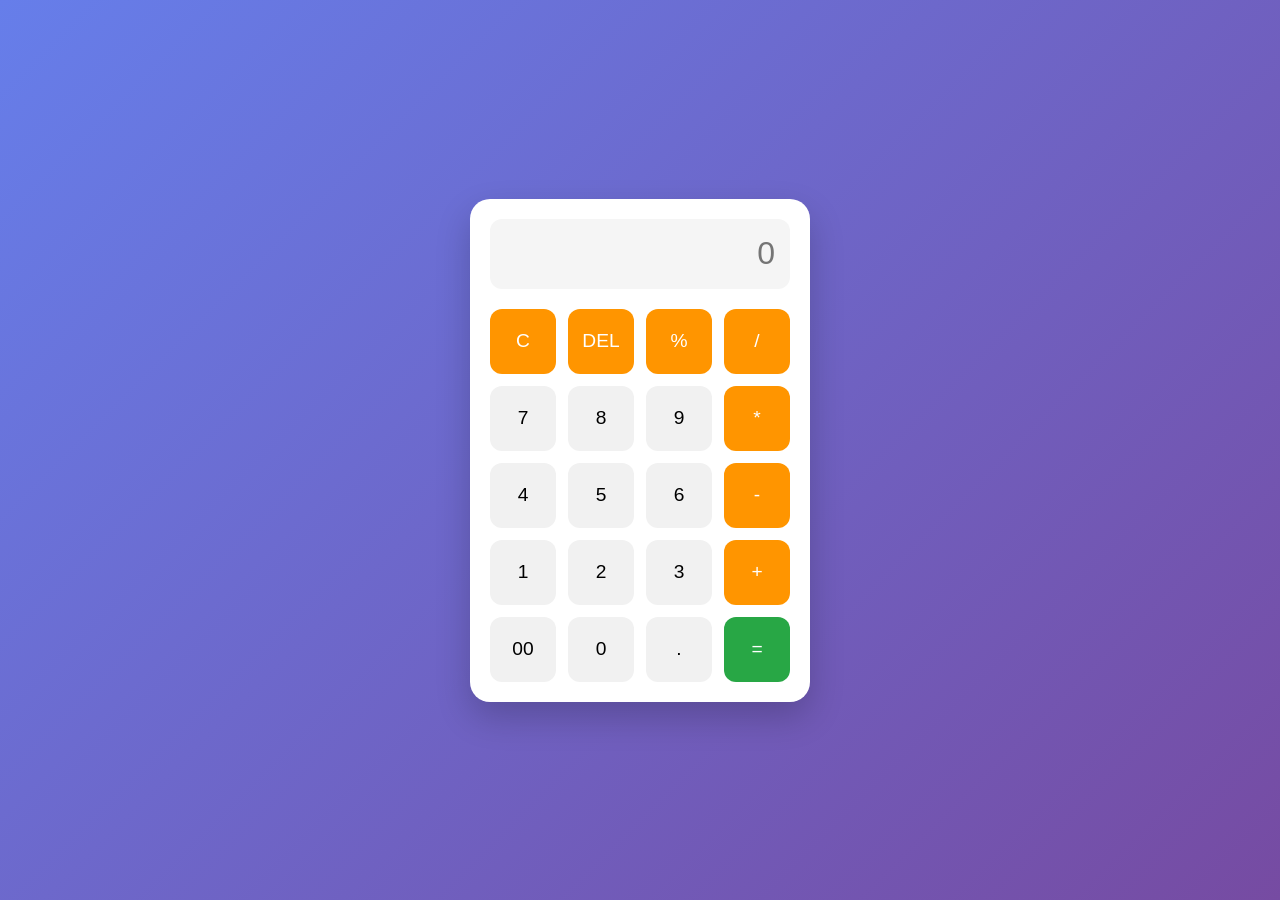
<file: Calculator/index.html>
<!DOCTYPE html>
<html lang="en">
<head>
    <meta charset="UTF-8">
    <meta name="viewport" content="width=device-width, initial-scale=1.0">
    <title>Calculator</title>
    <link rel="stylesheet" href="style.css">
</head>
<body>

    <div class="calculator">
        <input type="text" id="display" placeholder="0" readonly>

        <div class="buttons">
            <button class="operator">C</button>
            <button class="operator">DEL</button>
            <button class="operator">%</button>
            <button class="operator">/</button>

            <button>7</button>
            <button>8</button>
            <button>9</button>
            <button class="operator">*</button>

            <button>4</button>
            <button>5</button>
            <button>6</button>
            <button class="operator">-</button>

            <button>1</button>
            <button>2</button>
            <button>3</button>
            <button class="operator">+</button>

            <button>00</button>
            <button>0</button>
            <button>.</button>
            <button class="equal">=</button>
        </div>
    </div>

    <script src="script.js"></script>

</body>
</html>
</file>
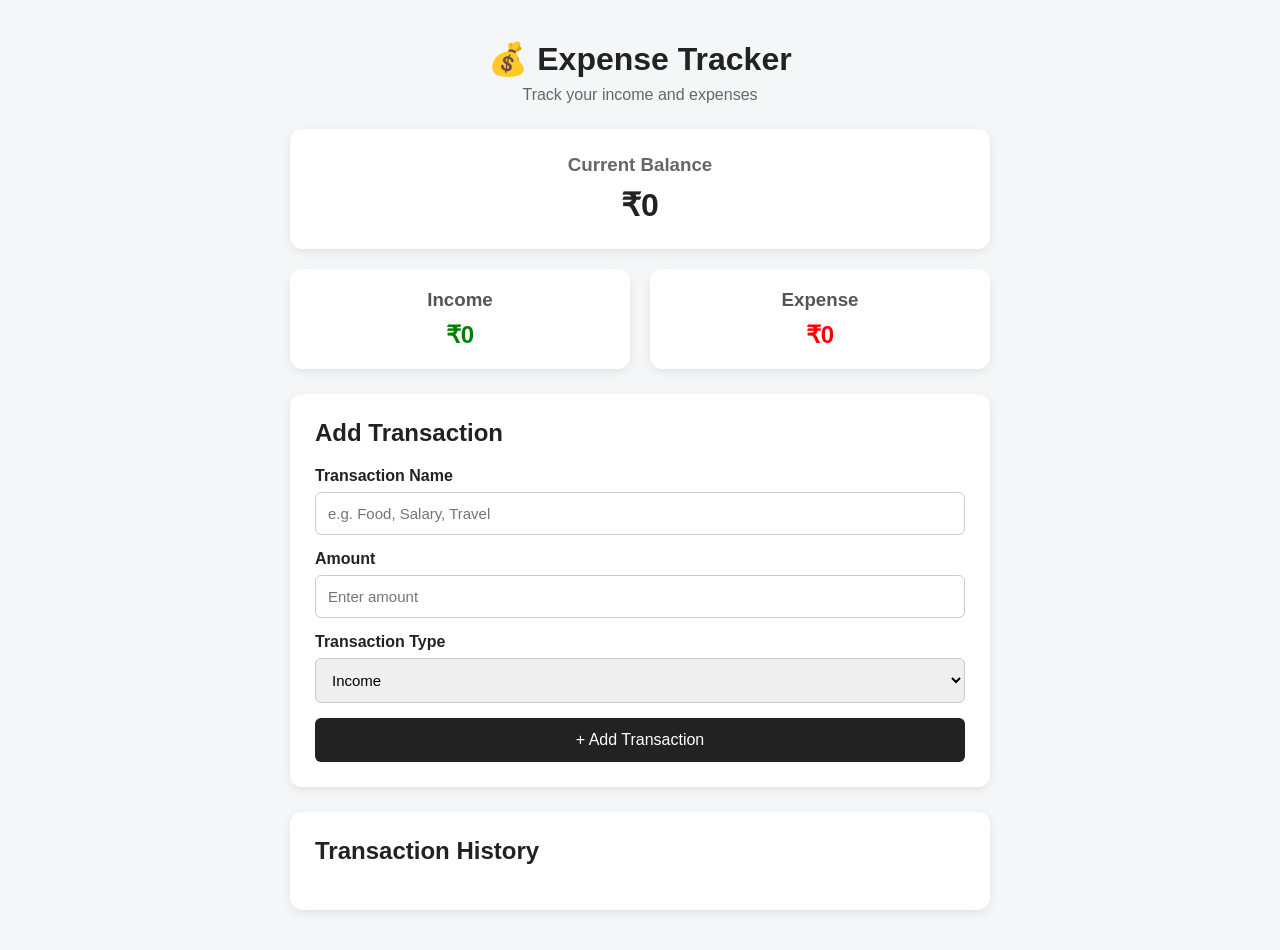
<file: Expense Tracker/index.html>
<!DOCTYPE html>
<html lang="en">

<head>
    <meta charset="UTF-8">
    <meta name="viewport" content="width=device-width, initial-scale=1.0">

    <title>Expense Tracker</title>

    <link rel="stylesheet" href="style.css">
</head>

<body>

    <div class="container">

        <!-- Heading -->
        <header>
            <h1>💰 Expense Tracker</h1>
            <p>Track your income and expenses</p>
        </header>


        <!-- Balance -->
        <section class="balance-card">
            <h3>Current Balance</h3>
            <h2 id="balance">₹0</h2>
        </section>


        <!-- Income & Expense -->
        <section class="summary">

            <div class="summary-card income">
                <h3>Income</h3>
                <p id="income">₹0</p>
            </div>

            <div class="summary-card expense">
                <h3>Expense</h3>
                <p id="expense">₹0</p>
            </div>

        </section>


        <!-- Add Transaction -->
        <section class="transaction-form">

            <h2>Add Transaction</h2>

            <form id="transactionForm">

                <div class="form-group">
                    <label for="title">Transaction Name</label>
                    <input type="text" id="title" placeholder="e.g. Food, Salary, Travel" required>
                </div>


                <div class="form-group">
                    <label for="amount">Amount</label>
                    <input type="number" id="amount" placeholder="Enter amount" min="1" required>
                </div>


                <div class="form-group">
                    <label for="type">Transaction Type</label>
                    <select id="type">
                        <option value="income">Income</option>
                        <option value="expense">Expense</option>
                    </select>
                </div>


                <button type="submit" class="add-btn">
                    + Add Transaction
                </button>

            </form>

        </section>


        <!-- Transaction History -->
        <section class="history">
            <h2>Transaction History</h2>
            <div id="transactionList">

                <!-- JavaScript will add transactions here -->
                <!-- Example transaction -->

                <!-- <div class="transaction income-transaction">
                    <div class="transaction-info">
                        <h3>Salary</h3>
                        <p>Income</p>
                    </div>
                    <div class="transaction-right">
                        <span class="amount">+ ₹20,000</span>
                        <button class="delete-btn">Delete</button>
                    </div>
                </div>
                <div class="transaction expense-transaction">
                    <div class="transaction-info">
                        <h3>Food</h3>
                        <p>Expense</p>
                    </div>
                    <div class="transaction-right">
                        <span class="amount">- ₹500</span>
                        <button class="delete-btn">Delete</button>
                    </div>
                </div> -->

            </div>

        </section>

    </div>

    <script src="script.js"></script>

</body>

</html>
</file>
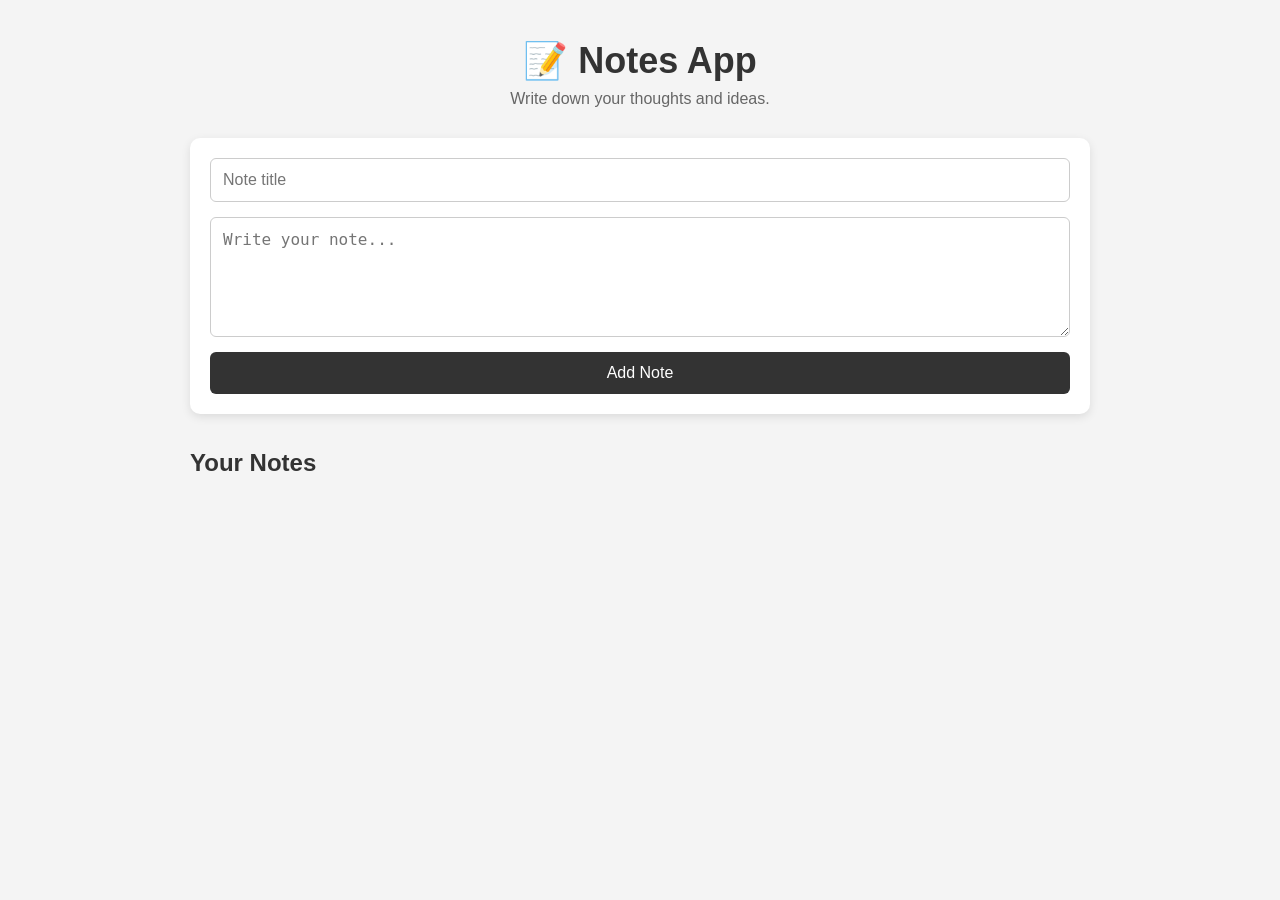
<file: Notes/index.html>
<!DOCTYPE html>
<html lang="en">
<head>
    <meta charset="UTF-8">
    <meta name="viewport" content="width=device-width, initial-scale=1.0">
    <title>Notes App</title>
    <link rel="stylesheet" href="style.css">
</head>
<body>

    <div class="container">

        <header>
            <h1>📝 Notes App</h1>
            <p>Write down your thoughts and ideas.</p>
        </header>

        <section class="note-form">
            <input 
                type="text" 
                id="noteTitle" 
                placeholder="Note title"
            >

            <textarea 
                id="noteContent" 
                placeholder="Write your note..."
            ></textarea>

            <button id="addNoteBtn">Add Note</button>
        </section>

        <section class="notes-section">
            <h2>Your Notes</h2>

            <div id="notesContainer" class="notes-container">
                <!-- Notes will be added here using JavaScript -->
            </div>
        </section>

    </div>

    <script src="script.js"></script>
</body>
</html>
</file>
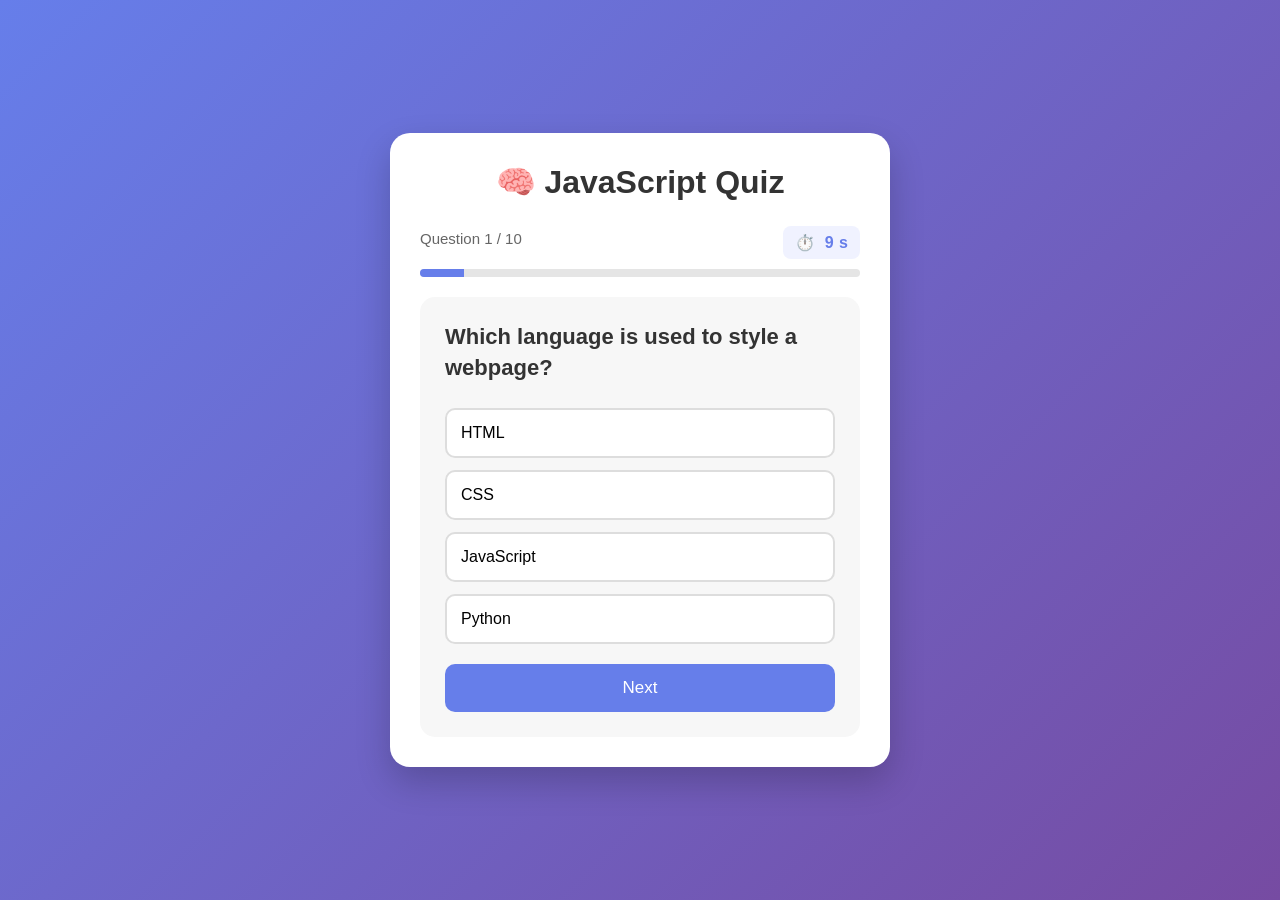
<file: Quiz App/index.html>
<!DOCTYPE html>
<html lang="en">

<head>
    <meta charset="UTF-8">
    <meta name="viewport" content="width=device-width, initial-scale=1.0">
    <title>JavaScript Quiz</title>
    <link rel="stylesheet" href="style.css">
</head>

<body>
    <div class="quiz-container">
        <h1>🧠 JavaScript Quiz</h1>

        <div class="quiz-header">
            <div class="top-info">
                <p id="questionNumber">Question 1 / 10</p>
                <div class="timer">
                    ⏱️ <span id="timer">10</span>s
                </div>
            </div>
            <div class="progress-bar">
                <div id="progress"></div>
            </div>
        </div>

        <div class="quiz-box">
            <h2 id="question">
                Which language is used to style a web page?
            </h2>
            <div id="options" class="options">
                <button class="option">HTML</button>
                <button class="option">CSS</button>
                <button class="option">JavaScript</button>
                <button class="option">Python</button>
            </div>
            <button id="nextBtn">Next</button>
        </div>

        <div id="result" class="result">
            <h2>🎉 Quiz Complete!</h2>
            <p>Your Score</p>
            <h3 id="score">0 / 10</h3>
            <button id="restartBtn">Restart Quiz</button>
        </div>

    </div>

    <script src="script.js"></script>

</body>

</html>
</file>
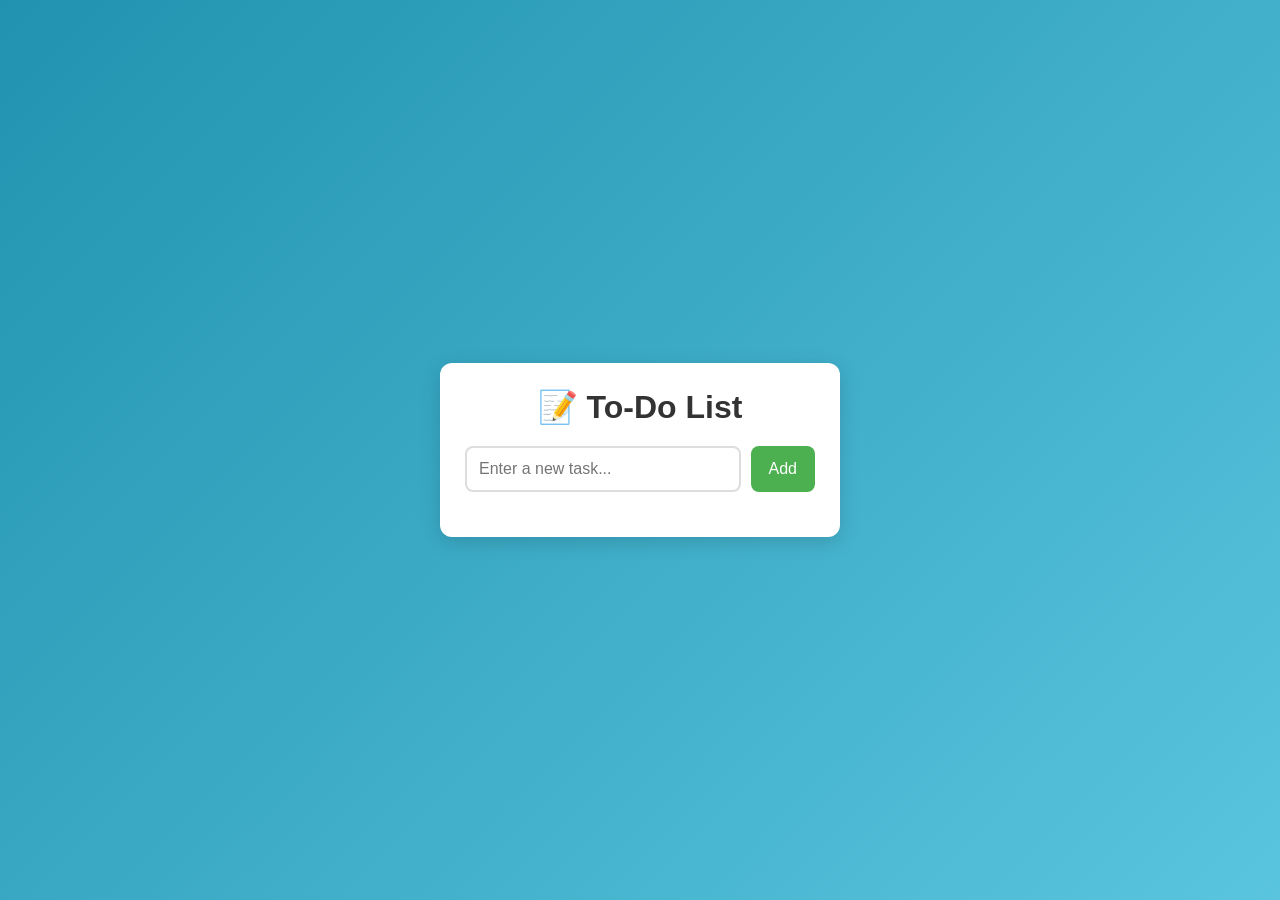
<file: todo-list/index.html>
<!DOCTYPE html>
<html lang="en">
<head>
    <meta charset="UTF-8">
    <meta name="viewport" content="width=device-width, initial-scale=1.0">
    <title>To-Do List</title>
    <link rel="stylesheet" href="style.css">
</head>
<body>

    <div class="container">
        <h1>📝 To-Do List</h1>
        <div class="input-section">
            <input type="text" id="taskInput" placeholder="Enter a new task...">
            <button id="addBtn">Add</button>
        </div>

        <ul id="taskList">       
            <!-- <li>
                <span class="tasks">Learn JavaScript</span>
                <button class="dltBtn">Delete</button>
            </li> -->
        </ul>
    </div>
 <script src="script.js"></script>
</body>
</html>
</file>
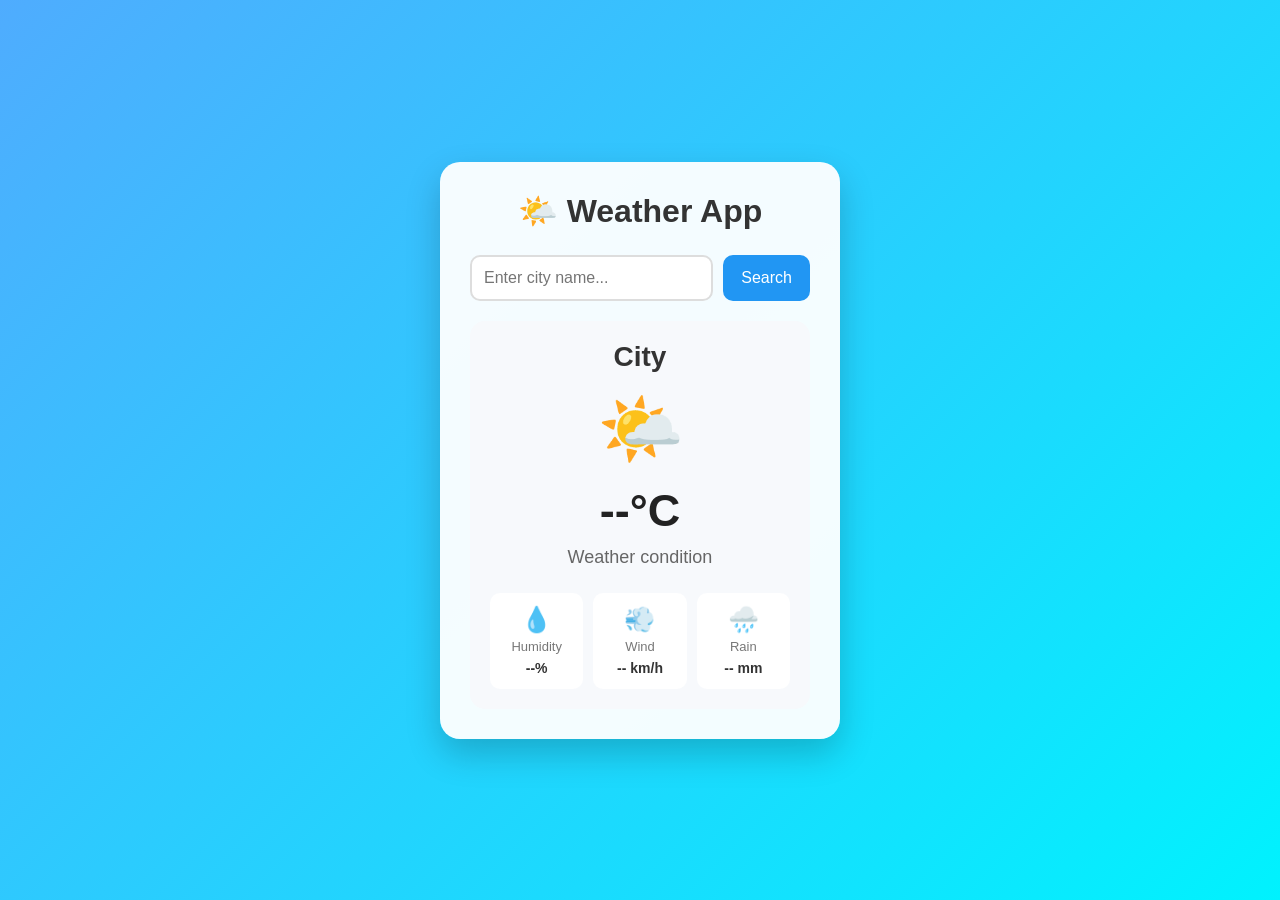
<file: weather/index.html>
<!DOCTYPE html>
<html lang="en">
<head>
    <meta charset="UTF-8">
    <meta name="viewport" content="width=device-width, initial-scale=1.0">
    <title>Weather App</title>
    <link rel="stylesheet" href="style.css">
</head>
<body>

    <div class="weather-app">
        
        <h1>🌤️ Weather App</h1>
        <div class="search-box">
            <input type="text" id="cityInput" placeholder="Enter city name...">
            <button id="searchBtn">Search</button>
        </div>
        <p id="error"></p>


        <div class="weather-card">
            <h2 id="city">City</h2>
            <div class="weather-icon" id="weatherIcon">🌤️</div>
            <h3 id="temperature">--°C</h3>
            <p id="description">Weather condition</p>

            <div class="weather-details">
                <div>
                    <span>💧</span>
                    <p>Humidity</p>
                    <strong id="humidity">--%</strong>
                </div>

                <div>
                    <span>💨</span>
                    <p>Wind</p>
                    <strong id="wind">-- km/h</strong>
                </div>

                <div>
                    <span>🌧️</span>
                    <p>Rain</p>
                    <strong id="rain">-- mm</strong>
                </div>
            </div>

        </div>
    </div>

    <script src="script.js"></script>

</body>
</html>
</file>
<file: Calculator/style.css>
* {
    margin: 0;
    padding: 0;
    box-sizing: border-box;
}

body {
    font-family: Arial, sans-serif;
    min-height: 100vh;
    display: flex;
    justify-content: center;
    align-items: center;
    background: linear-gradient(135deg, #667eea, #764ba2);
}

.calculator {
    width: 340px;
    background: #ffffff;
    padding: 20px;
    border-radius: 20px;
    box-shadow: 0 15px 35px rgba(0,0,0,0.2);
}

#display {
    width: 100%;
    height: 70px;
    border: none;
    outline: none;
    background: #f5f5f5;
    border-radius: 12px;
    margin-bottom: 20px;
    padding: 15px;
    text-align: right;
    font-size: 2rem;
    color: #333;
}

.buttons {
    display: grid;
    grid-template-columns: repeat(4,1fr);
    gap: 12px;
}

button {
    height: 65px;
    border: none;
    border-radius: 12px;
    background: #f1f1f1;
    font-size: 1.2rem;
    cursor: pointer;
    transition: .2s;
}

button:hover {
    transform: scale(1.05);
    background: #ddd;
}

.operator {
    background: #ff9500;
    color: white;
}

.operator:hover {
    background: #e68900;
}

.equal {
    background: #28a745;
    color: white;
}

.equal:hover {
    background: #218838;
}
</file>
<file: Expense Tracker/style.css>
* {
  margin: 0;
  padding: 0;
  box-sizing: border-box;
}

body {
  font-family: Arial, sans-serif;
  background-color: #f4f6f8;
  color: #222;
}

.container {
  width: 90%;
  max-width: 700px;
  margin: 40px auto;
}

/* HEADER */

header {
  text-align: center;
  margin-bottom: 25px;
}

header h1 {
  font-size: 32px;
  margin-bottom: 8px;
}

header p {
  color: #666;
}

/* BALANCE */

.balance-card {
  background-color: white;
  padding: 25px;
  border-radius: 12px;
  text-align: center;
  margin-bottom: 20px;
  box-shadow: 0 3px 10px rgba(0, 0, 0, 0.08);
}

.balance-card h3 {
  color: #666;
  margin-bottom: 10px;
}

.balance-card h2 {
  font-size: 32px;
}

/* INCOME / EXPENSE */

.summary {
  display: flex;
  gap: 20px;
  margin-bottom: 25px;
}

.summary-card {
  background-color: white;
  flex: 1;
  padding: 20px;
  border-radius: 12px;
  text-align: center;
  box-shadow: 0 3px 10px rgba(0, 0, 0, 0.08);
}

.summary-card h3 {
  margin-bottom: 10px;
  color: #555;
}

.summary-card p {
  font-size: 24px;
  font-weight: bold;
}

.income p {
  color: green;
}

.expense p {
  color: red;
}

/* FORM */

.transaction-form {
  background-color: white;
  padding: 25px;
  border-radius: 12px;
  margin-bottom: 25px;
  box-shadow: 0 3px 10px rgba(0, 0, 0, 0.08);
}

.transaction-form h2 {
  margin-bottom: 20px;
}

.form-group {
  margin-bottom: 15px;
}

.form-group label {
  display: block;
  margin-bottom: 7px;
  font-weight: bold;
}

.form-group input,
.form-group select {
  width: 100%;
  padding: 12px;
  border: 1px solid #ccc;
  border-radius: 6px;
  font-size: 15px;
}

.form-group input:focus,
.form-group select:focus {
  outline: none;
  border-color: #333;
}

/* ADD BUTTON */

.add-btn {
  width: 100%;
  padding: 13px;
  border: none;
  border-radius: 6px;
  background-color: #222;
  color: white;
  font-size: 16px;
  cursor: pointer;
}

.add-btn:hover {
  background-color: #444;
}

/* HISTORY */

.history {
  background-color: white;
  padding: 25px;
  border-radius: 12px;
  box-shadow: 0 3px 10px rgba(0, 0, 0, 0.08);
}

.history h2 {
  margin-bottom: 20px;
}

/* TRANSACTION */

.transaction {
  display: flex;
  justify-content: space-between;
  align-items: center;
  padding: 15px;
  border-bottom: 1px solid #eee;
}

.transaction:last-child {
  border-bottom: none;
}

.transaction-info h3 {
  margin-bottom: 5px;
}

.transaction-info p {
  font-size: 13px;
  color: #777;
}

/* TRANSACTION RIGHT */

.transaction-right {
  display: flex;
  align-items: center;
  gap: 15px;
}

.amount {
  font-weight: bold;
}

.income-transaction {
  border-left: 4px solid green;
}

.expense-transaction {
  border-left: 4px solid red;
}

.income-transaction .amount {
  color: green;
}

.expense-transaction .amount {
  color: red;
}

/* DELETE BUTTON */

.delete-btn {
  padding: 6px 10px;
  border: none;
  border-radius: 5px;
  background-color: #ff4d4d;
  color: white;
  cursor: pointer;
}

.delete-btn:hover {
  background-color: #d93636;
}

/* RESPONSIVE

@media (max-width: 600px) {

    .container {
        width: 94%;
        margin: 20px auto;
    }

    header h1 {
        font-size: 26px;
    }

    .summary {
        flex-direction: column;
    }

    .transaction {
        flex-direction: column;
        align-items: flex-start;
        gap: 12px;
    }

    .transaction-right {
        width: 100%;
        justify-content: space-between;
    }
} */
</file>
<file: Notes/style.css>
* {
    margin: 0;
    padding: 0;
    box-sizing: border-box;
}

body {
    font-family: Arial, sans-serif;
    background-color: #f4f4f4;
    color: #333;
}

.container {
    width: 90%;
    max-width: 900px;
    margin: 40px auto;
}

header {
    text-align: center;
    margin-bottom: 30px;
}

header h1 {
    font-size: 36px;
    margin-bottom: 8px;
}

header p {
    color: #666;
}

/* Note Form */

.note-form {
    background-color: white;
    padding: 20px;
    border-radius: 10px;
    box-shadow: 0 3px 10px rgba(0, 0, 0, 0.1);

    display: flex;
    flex-direction: column;
    gap: 15px;
}

.note-form input,
.note-form textarea {
    width: 100%;
    padding: 12px;
    border: 1px solid #ccc;
    border-radius: 6px;
    font-size: 16px;
    outline: none;
}

.note-form textarea {
    height: 120px;
    resize: vertical;
}

.note-form input:focus,
.note-form textarea:focus {
    border-color: #333;
}

#addNoteBtn {
    padding: 12px;
    border: none;
    border-radius: 6px;
    background-color: #333;
    color: white;
    font-size: 16px;
    cursor: pointer;
}

#addNoteBtn:hover {
    background-color: #555;
}

/* Notes */

.notes-section {
    margin-top: 35px;
}

.notes-section h2 {
    margin-bottom: 20px;
}

.notes-container {
    display: grid;
    grid-template-columns: repeat(auto-fit, minmax(250px, 1fr));
    gap: 20px;
}

/* Individual Note */

.note {
    background-color: white;
    padding: 20px;
    border-radius: 10px;
    box-shadow: 0 3px 10px rgba(0, 0, 0, 0.1);

    display: flex;
    flex-direction: column;
    gap: 12px;
}

.note h3 {
    font-size: 20px;
}

.note p {
    color: #666;
    line-height: 1.5;
}

.delete-btn {
    align-self: flex-end;
    padding: 8px 12px;
    border: none;
    border-radius: 5px;
    background-color: #e74c3c;
    color: white;
    cursor: pointer;
}

.delete-btn:hover {
    background-color: #c0392b;
}

/* Responsive */

/* @media (max-width: 600px) {

    .container {
        width: 95%;
        margin: 25px auto;
    }

    header h1 {
        font-size: 28px;
    }

    .notes-container {
        grid-template-columns: 1fr;
    }
} */
</file>
<file: Quiz App/style.css>
* {
    margin: 0;
    padding: 0;
    box-sizing: border-box;
}

body {
    font-family: Arial, sans-serif;
    min-height: 100vh;
    display: flex;
    justify-content: center;
    align-items: center;
    background: linear-gradient(135deg,#667eea,#764ba2);
}

.quiz-container {
    width: 500px;
    background: white;
    padding: 30px;
    border-radius: 20px;
    box-shadow: 0 15px 35px rgba(0, 0, 0, 0.2);
}

/* Heading */

.quiz-container h1 {
    text-align: center;
    color: #333;
    margin-bottom: 25px;
}

/* Question number + Timer */

.top-info {
    display: flex;
    justify-content: space-between;
    align-items: center;
    margin-bottom: 10px;
}


/* Timer */

.timer {
    padding: 7px 12px;
    background: #f0f2ff;
    border-radius: 8px;
    color: #667eea;
    font-size: 16px;
    font-weight: bold;
}

#timer {
    min-width: 20px;
    display: inline-block;
    text-align: center;
}

/* Quiz Header */

.quiz-header {
    margin-bottom: 20px;
}

#questionNumber {
    color: #666;
    margin-bottom: 8px;
    font-size: 15px;
}

.progress-bar {
    width: 100%;
    height: 8px;
    background: #e5e5e5;
    border-radius: 10px;
    overflow: hidden;
}

#progress {
    width: 10%;
    height: 100%;
    background: #667eea;
    transition: width 0.3s;
}

/* Question Box */

.quiz-box {
    background: #f7f7f7;
    padding: 25px;
    border-radius: 15px;
}

#question {
    color: #333;
    font-size: 22px;
    margin-bottom: 25px;
    line-height: 1.4;
}

/* Options */

.options {
    display: flex;
    flex-direction: column;
    gap: 12px;
}

.option {
    width: 100%;
    padding: 14px;
    border: 2px solid #ddd;
    border-radius: 10px;
    background: white;
    text-align: left;
    font-size: 16px;
    cursor: pointer;
    transition: 0.2s;
}

.option:hover {
    border-color: #667eea;
    background: #f0f2ff;
}

/* Selected option */

.option.selected {
    border-color: #667eea;
    background: #e9ecff;
}

/* Correct answer */

.option.correct {
    background: #d4edda;
    border-color: #28a745;
    color: #155724;
}

/* Wrong answer */

.option.wrong {
    background: #f8d7da;
    border-color: #dc3545;
    color: #721c24;
}

/* Next Button */

#nextBtn {
    width: 100%;
    margin-top: 20px;
    padding: 14px;
    border: none;
    border-radius: 10px;
    background: #667eea;
    color: white;
    font-size: 17px;
    cursor: pointer;
    transition: 0.2s;
}

#nextBtn:hover {
    background: #5568d9;
}

/* Result */

.result {
    display: none;
    text-align: center;
    padding: 30px 0 10px;
}

.result h2 {
    color: #333;
    margin-bottom: 15px;
}

.result p {
    color: #666;
    font-size: 18px;
}

#score {
    font-size: 40px;
    color: #667eea;
    margin: 15px 0 25px;
}

#restartBtn {
    padding: 12px 25px;
    border: none;
    border-radius: 10px;
    background: #28a745;
    color: white;
    font-size: 16px;
    cursor: pointer;
}

#restartBtn:hover {
    background: #218838;
}

/* Mobile */

/* @media (max-width: 550px) {

    .quiz-container {
        width: 90%;

        padding: 20px;
    }

    #question {
        font-size: 19px;
    }

    .quiz-box {
        padding: 18px;
    }
} */
</file>
<file: todo-list/style.css>
/* Reset */
* {
    margin: 0;
    padding: 0;
    box-sizing: border-box;
}

/* body {
    font-family: Arial, sans-serif;
    min-height: 100vh;
    display: flex;
    justify-content: center;
    align-items: center;
    background: linear-gradient(135deg, #667eea 0%, #764ba2 100%);
} */
 body {
    font-family: Arial, sans-serif;
    min-height: 100vh;
    display: flex;
    justify-content: center;
    align-items: center;

    background: linear-gradient(
        -45deg,
        #667eea,
        #764ba2,
        #6dd5ed,
        #2193b0
    );

    background-size: 400% 400%;
    animation: gradientBG 10s ease infinite;
}

@keyframes gradientBG {
    0% {
        background-position: 0% 50%;
    }
    50% {
        background-position: 100% 50%;
    }
    100% {
        background-position: 0% 50%;
    }
}

/* Main Container */
.container {
    width: 400px;
    background: white;
    padding: 25px;
    border-radius: 12px;
    box-shadow: 0 5px 20px rgba(0,0,0,0.15);
}

.container h1 {
    text-align: center;
    margin-bottom: 20px;
    color: #333;
}

/* Input Section */
.input-section {
    display: flex;
    gap: 10px;
    margin-bottom: 20px;
}

#taskInput {
    flex: 1;
    padding: 12px;
    border: 2px solid #ddd;
    border-radius: 8px;
    font-size: 16px;
    outline: none;
}

#taskInput:focus {
    border-color: #4CAF50;
}

#addBtn {
    padding: 12px 18px;
    border: none;
    border-radius: 8px;
    background: #4CAF50;
    color: white;
    cursor: pointer;
    font-size: 16px;
    transition: 0.3s;
}

#addBtn:hover {
    background: #45a049;
}

/* Task List */
#taskList {
    list-style: none;
}

/* Each Task */
#taskList li {
    display: flex;
    justify-content: space-between;
    align-items: center;
    background: #f8f8f8;
    padding: 12px;
    margin-bottom: 10px;
    border-radius: 8px;
}

#tasks {
    font-size: 16px;
    color: #333;
}

/* Delete Button */
.dltBtn , .editBtn {
    background: crimson;
    color: white;
    border: none;
    padding: 8px 14px;
    border-radius: 6px;
    cursor: pointer;
    transition: 0.3s;
}

#dltBtn:hover {
    background: darkred;
}

#checkOrNot {
    height: 15px;
    width: 15px;
}

.completed {
    text-decoration: line-through;
    opacity: 0.6;
}
</file>
<file: weather/style.css>
* {
    margin: 0;
    padding: 0;
    box-sizing: border-box;
}

body {
    font-family: Arial, sans-serif;
    min-height: 100vh;
    display: flex;
    justify-content: center;
    align-items: center;
    background: linear-gradient(135deg, #4facfe,#00f2fe);
}

.weather-app {
    width: 400px;
    padding: 30px;
    background: rgba(255, 255, 255, 0.95);
    border-radius: 20px;
    box-shadow: 0 15px 35px rgba(0, 0, 0, 0.2);
    text-align: center;
}

.weather-app h1 {
    margin-bottom: 25px;
    color: #333;
}


.search-box {
    display: flex;
    gap: 10px;
    margin-bottom: 20px;
}

#cityInput {
    flex: 1;
    padding: 12px;
    border: 2px solid #ddd;
    border-radius: 10px;
    font-size: 16px;
    outline: none;
}

#cityInput:focus {
    border-color: #2196f3;
}

#searchBtn {
    padding: 12px 18px;
    border: none;
    border-radius: 10px;
    background: #2196f3;
    color: white;
    font-size: 16px;
    cursor: pointer;
    transition: 0.2s;
}

#searchBtn:hover {
    background: #1976d2;
}

/* Error */

#error {
    color: crimson;
    margin-bottom: 10px;
}

/* Weather Card */

.weather-card {
    padding: 20px;
    background: #f7f9fc;
    border-radius: 15px;
}

#city {
    font-size: 28px;
    color: #333;
}

.weather-icon {
    font-size: 70px;
    margin: 15px 0;
}

#temperature {
    font-size: 45px;
    color: #222;
}

#description {
    margin: 10px 0 25px;
    font-size: 18px;
    color: #666;
}

/* Details */

.weather-details {
    display: grid;
    grid-template-columns:repeat(3, 1fr);
    gap: 10px;
}

.weather-details div {
    padding: 12px;
    background: white;
    border-radius: 10px;
}

.weather-details span {
    font-size: 25px;
}

.weather-details p {
    margin: 5px 0;

    font-size: 13px;
    color: #777;
}

.weather-details strong {
    font-size: 14px;
    color: #333;
}

/* Mobile */

/* @media (max-width: 450px) {

    .weather-app {
        width: 90%;
        padding: 20px;
    }

    .search-box {
        flex-direction: column;
    }

    #searchBtn {
        width: 100%;
    }
} */
</file>
